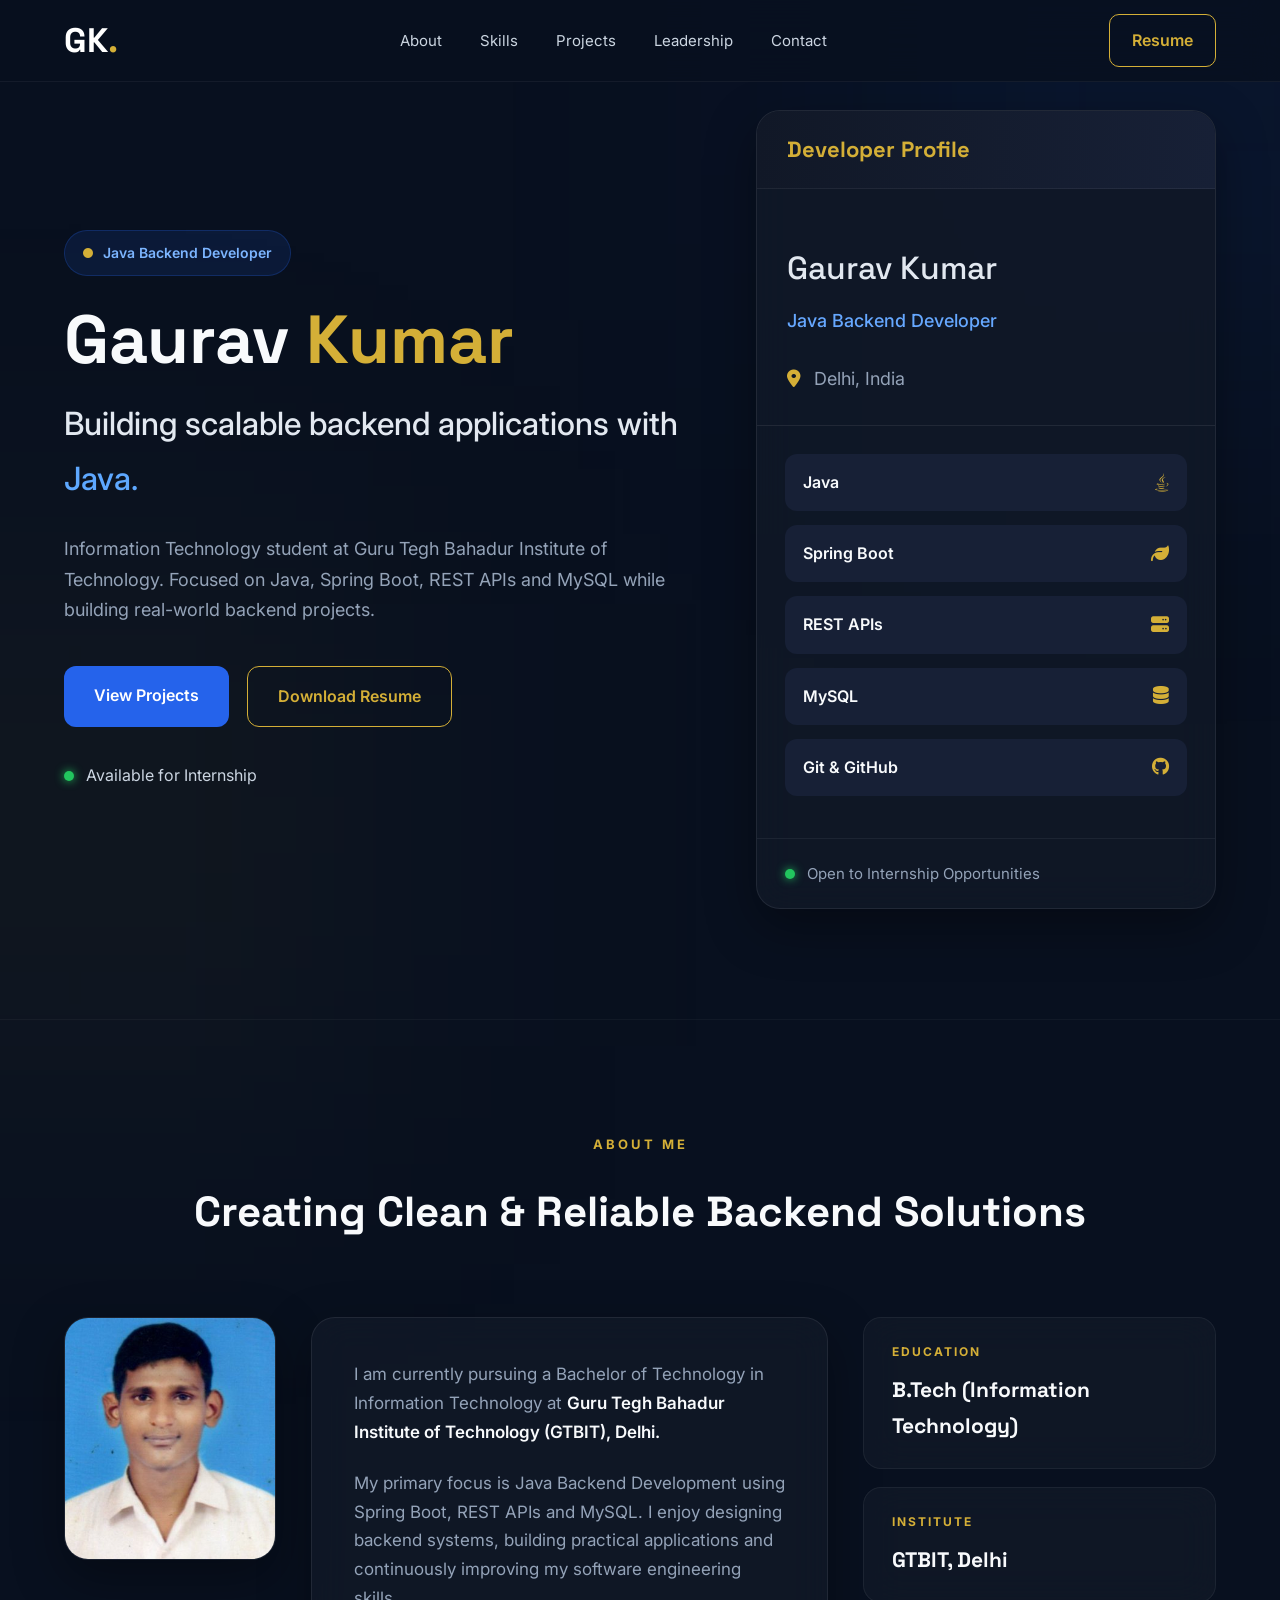
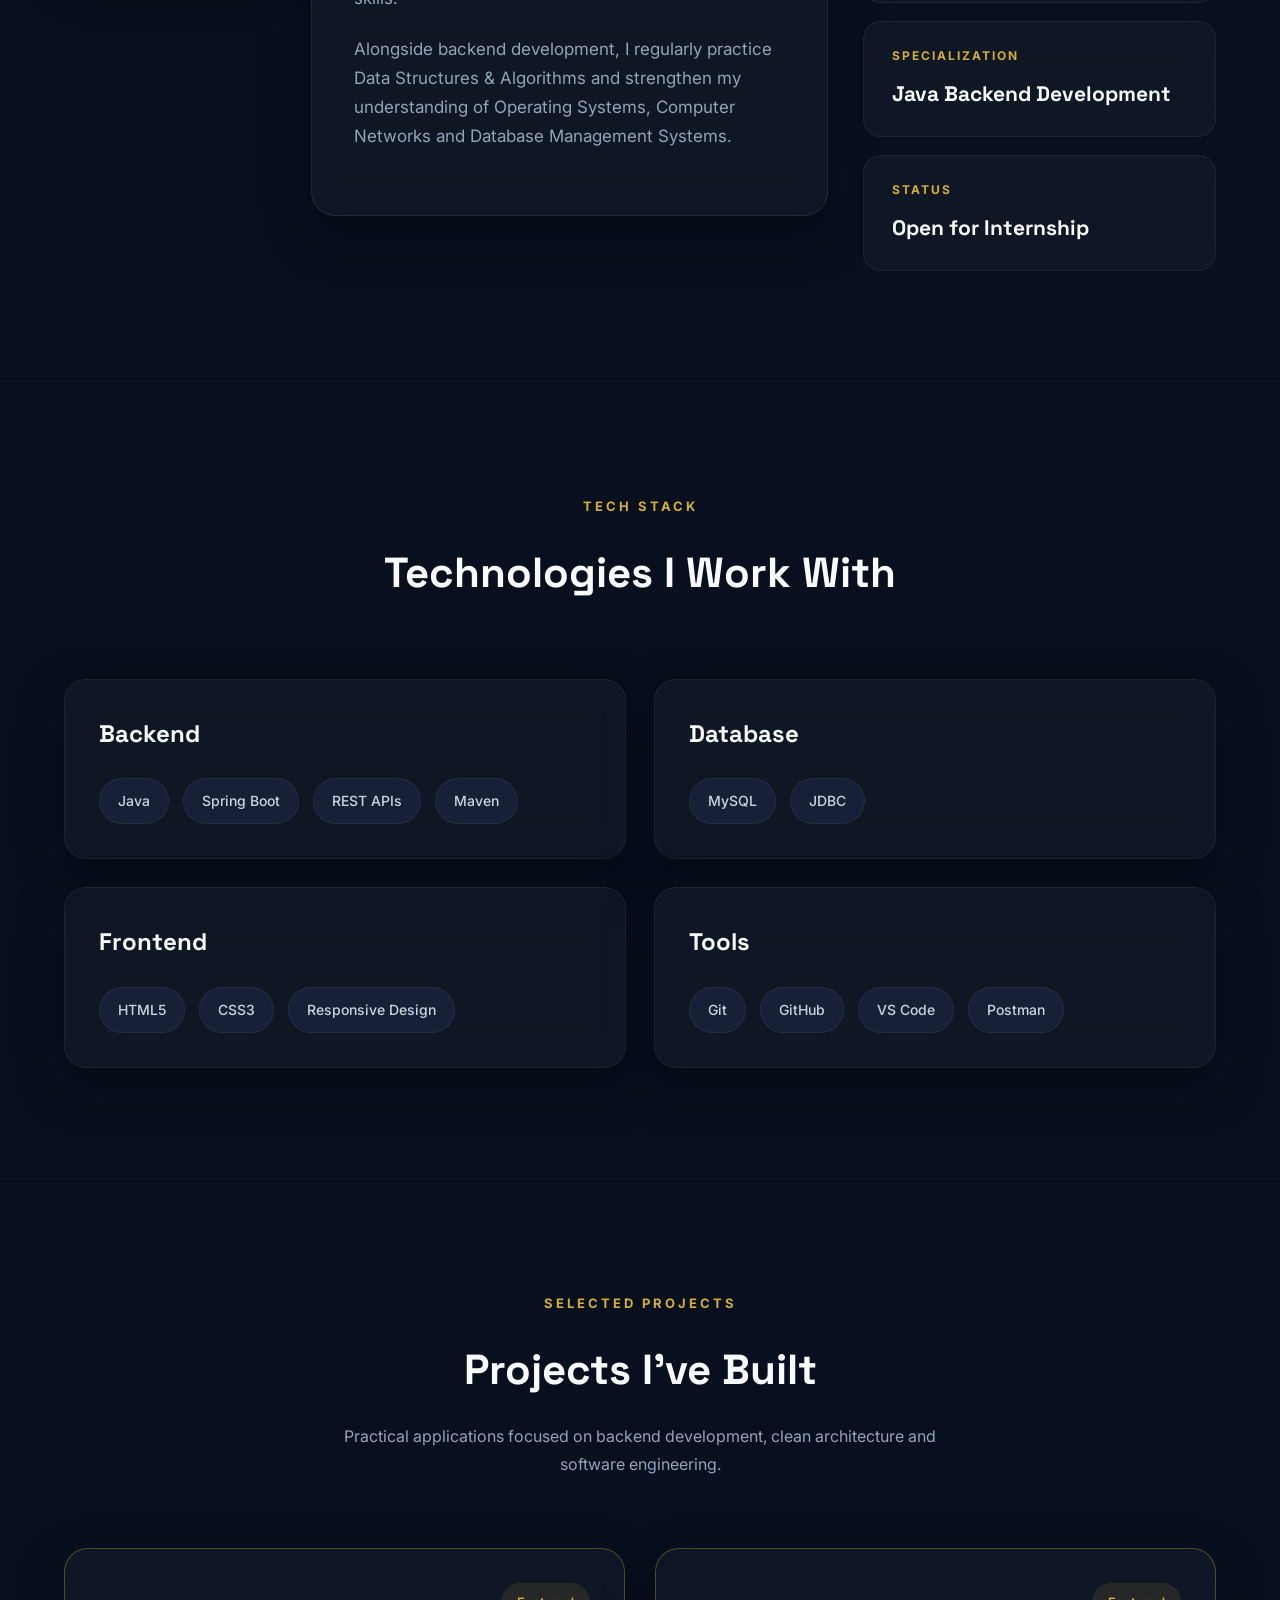
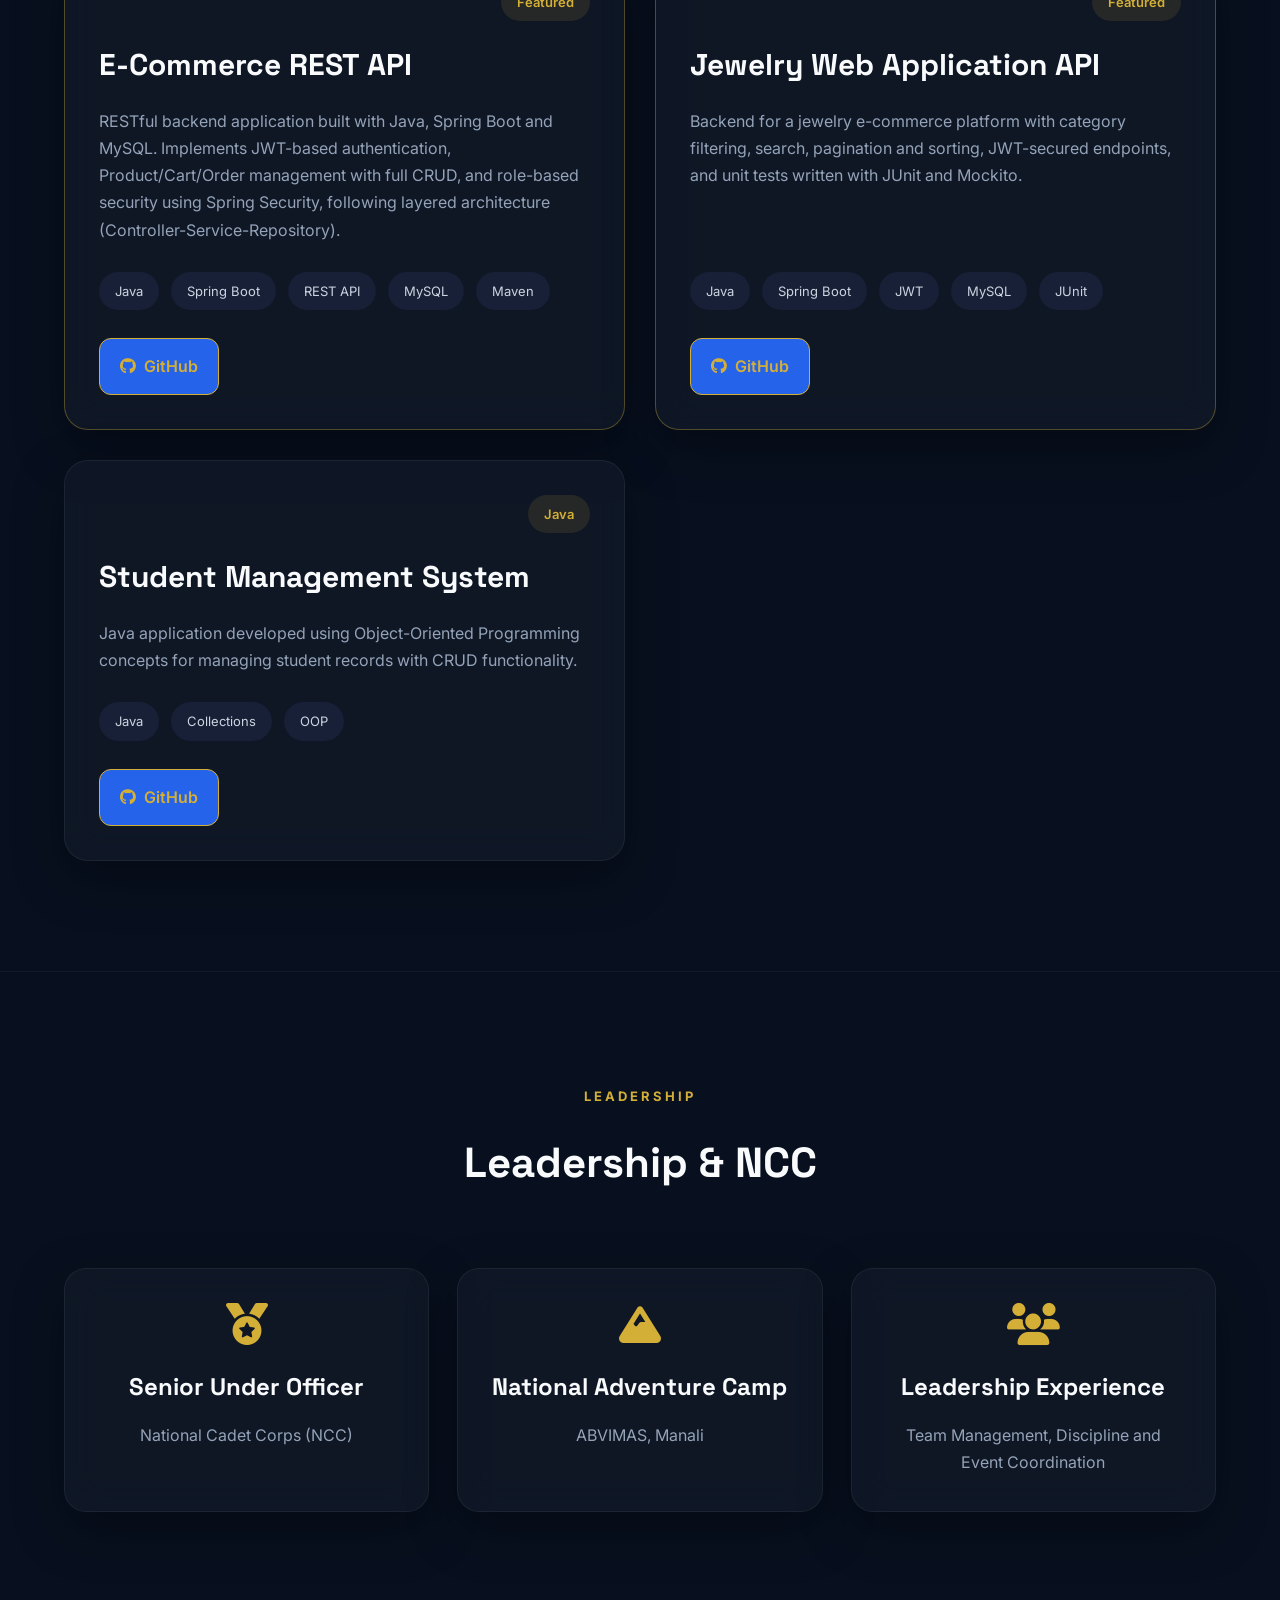
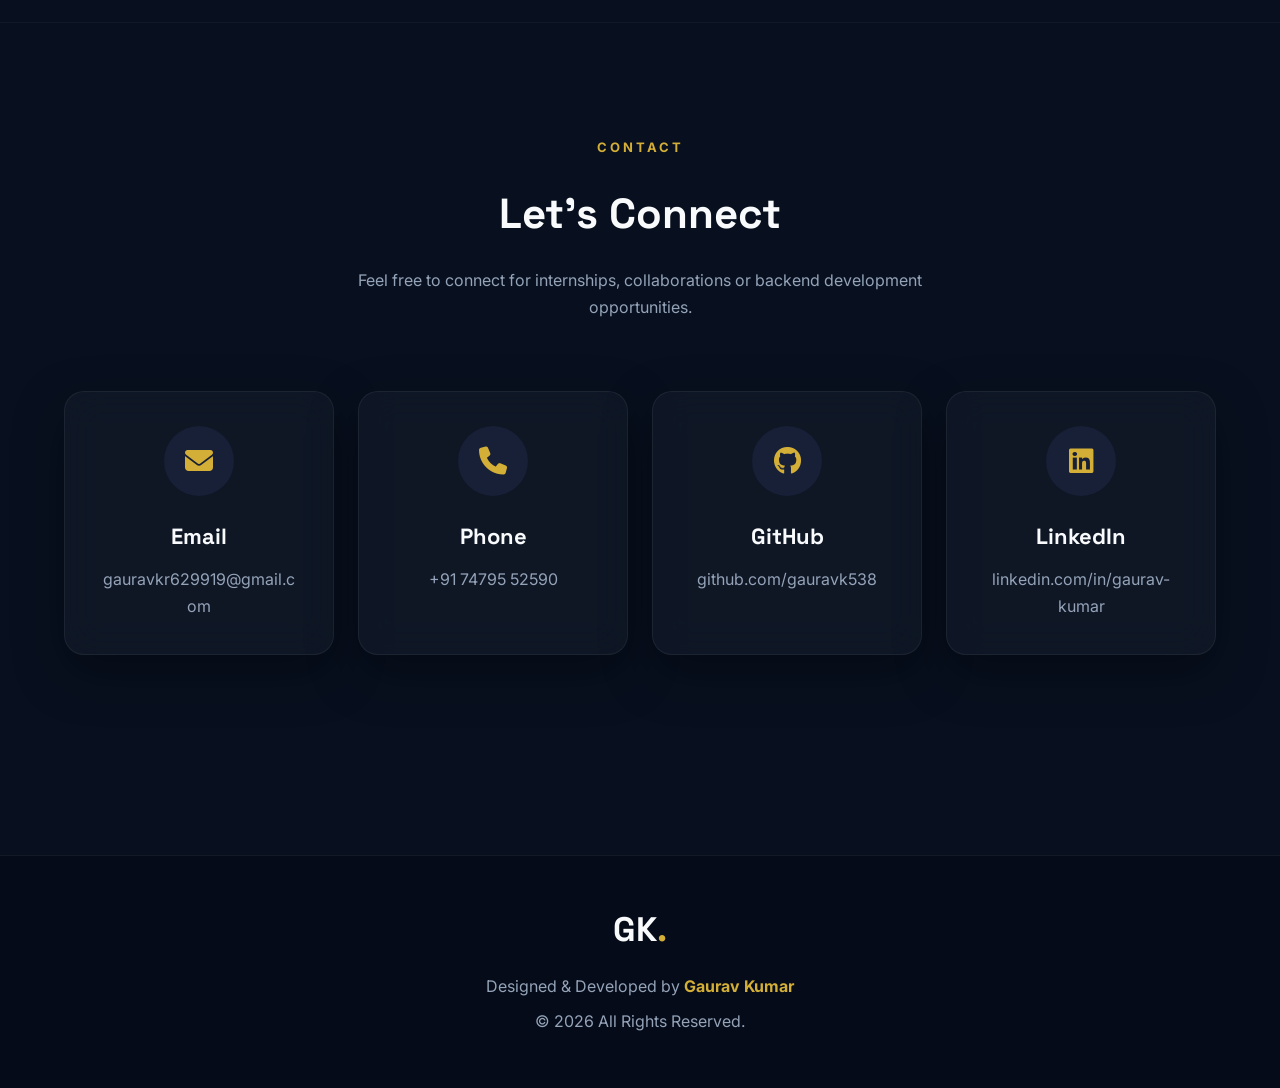
<file: Portfolio/index.html>
<!DOCTYPE html>
<html lang="en">
<head>
    <meta charset="UTF-8">
    <meta name="viewport" content="width=device-width, initial-scale=1.0">
    <title>Gaurav Kumar | Java Backend Developer</title>
    <link rel="preconnect" href="https://fonts.googleapis.com">
    <link rel="preconnect" href="https://fonts.gstatic.com" crossorigin>
    <link href="https://fonts.googleapis.com/css2?family=Inter:wght@300;400;500;600;700;800&family=Space+Grotesk:wght@400;500;600;700&display=swap" rel="stylesheet">
    <link rel="stylesheet" href="https://cdnjs.cloudflare.com/ajax/libs/font-awesome/6.7.2/css/all.min.css">
    <link rel="stylesheet" href="style.css">
</head>
<body>

<header>
<div class="container nav-container">
<a href="#" class="logo">GK<span>.</span></a>
<nav id="nav-menu-wrapper">
<ul id="nav-menu">
<li><a href="#about">About</a></li>
<li><a href="#skills">Skills</a></li>
<li><a href="#projects">Projects</a></li>
<li><a href="#leadership">Leadership</a></li>
<li><a href="#contact">Contact</a></li>
</ul>
</nav>
<div class="hamburger" id="hamburger">
<span></span>
<span></span>
<span></span>
</div>
<a href="assets/resume.pdf" download class="resume-btn">Resume</a>
</div>
</header>

<section class="hero">
<div class="container hero-grid">
<div class="hero-content">
<div class="hero-badge">
<i class="fa-solid fa-circle"></i>
Java Backend Developer
</div>
<h1>Gaurav <span>Kumar</span></h1>
<h2>Building scalable backend applications with <span>Java.</span></h2>
<p>Information Technology student at Guru Tegh Bahadur Institute of Technology.
Focused on Java, Spring Boot, REST APIs and MySQL while building real-world backend projects.</p>
<div class="hero-buttons">
<a href="#projects" class="primary-btn">View Projects</a>
<a href="assets/resume.pdf" download class="secondary-btn">Download Resume</a>
</div>
<div class="status">
<span class="status-dot"></span>
Available for Internship
</div>
</div>
<div class="profile-card">
<div class="card-header">
<h3>Developer Profile</h3>
</div>
<div class="profile-info">
<h2>Gaurav Kumar</h2>
<h4>Java Backend Developer</h4>
<p><i class="fa-solid fa-location-dot"></i> Delhi, India</p>
</div>
<hr>
<div class="stack-list">
<div class="stack-item"><span>Java</span><i class="fa-brands fa-java"></i></div>
<div class="stack-item"><span>Spring Boot</span><i class="fa-solid fa-leaf"></i></div>
<div class="stack-item"><span>REST APIs</span><i class="fa-solid fa-server"></i></div>
<div class="stack-item"><span>MySQL</span><i class="fa-solid fa-database"></i></div>
<div class="stack-item"><span>Git & GitHub</span><i class="fa-brands fa-github"></i></div>
</div>
<div class="card-footer">
<span class="status-dot"></span>
Open to Internship Opportunities
</div>
</div>
</div>
</section>

<section id="about">
<div class="container">
<div class="section-heading">
<span>ABOUT ME</span>
<h2>Creating Clean & Reliable Backend Solutions</h2>
</div>
<div class="about-grid">
<div class="about-photo">
<img src="assets/profile.jpg" alt="Gaurav Kumar">
</div>
<div class="about-content">
<p>I am currently pursuing a Bachelor of Technology in Information Technology at
<strong>Guru Tegh Bahadur Institute of Technology (GTBIT), Delhi.</strong></p>
<p>My primary focus is Java Backend Development using Spring Boot, REST APIs and MySQL.
I enjoy designing backend systems, building practical applications and continuously
improving my software engineering skills.</p>
<p>Alongside backend development, I regularly practice Data Structures & Algorithms
and strengthen my understanding of Operating Systems, Computer Networks and
Database Management Systems.</p>
</div>
<div class="about-info">
<div class="info-card"><span>EDUCATION</span><h3>B.Tech (Information Technology)</h3></div>
<div class="info-card"><span>INSTITUTE</span><h3>GTBIT, Delhi</h3></div>
<div class="info-card"><span>SPECIALIZATION</span><h3>Java Backend Development</h3></div>
<div class="info-card"><span>STATUS</span><h3>Open for Internship</h3></div>
</div>
</div>
</div>
</section>

<section id="skills">
<div class="container">
<div class="section-heading">
<span>TECH STACK</span>
<h2>Technologies I Work With</h2>
</div>
<div class="skills-grid">
<div class="skill-category">
<h3>Backend</h3>
<div class="skill-tags">
<span>Java</span><span>Spring Boot</span><span>REST APIs</span><span>Maven</span>
</div>
</div>
<div class="skill-category">
<h3>Database</h3>
<div class="skill-tags">
<span>MySQL</span><span>JDBC</span>
</div>
</div>
<div class="skill-category">
<h3>Frontend</h3>
<div class="skill-tags">
<span>HTML5</span><span>CSS3</span><span>Responsive Design</span>
</div>
</div>
<div class="skill-category">
<h3>Tools</h3>
<div class="skill-tags">
<span>Git</span><span>GitHub</span><span>VS Code</span><span>Postman</span>
</div>
</div>
</div>
</div>
</section>

<section id="projects">
<div class="container">
<div class="section-heading">
<span>SELECTED PROJECTS</span>
<h2>Projects I've Built</h2>
<p>Practical applications focused on backend development, clean architecture and software engineering.</p>
</div>
<div class="projects-grid">
<article class="project-card featured">
<div class="project-top"><span class="project-label">Featured</span></div>
<h3>E-Commerce REST API</h3>
<p>RESTful backend application built with Java, Spring Boot and MySQL. Implements JWT-based
authentication, Product/Cart/Order management with full CRUD, and role-based security using
Spring Security, following layered architecture (Controller-Service-Repository).</p>
<div class="project-stack">
<span>Java</span><span>Spring Boot</span><span>REST API</span><span>MySQL</span><span>Maven</span>
</div>
<div class="project-links">
<a href="https://github.com/gauravk538/ecommerce-api" target="_blank"><i class="fa-brands fa-github"></i> GitHub</a>
</div>
</article>

<article class="project-card featured">
<div class="project-top"><span class="project-label">Featured</span></div>
<h3>Jewelry Web Application API</h3>
<p>Backend for a jewelry e-commerce platform with category filtering, search, pagination and
sorting, JWT-secured endpoints, and unit tests written with JUnit and Mockito.</p>
<div class="project-stack">
<span>Java</span><span>Spring Boot</span><span>JWT</span><span>MySQL</span><span>JUnit</span>
</div>
<div class="project-links">
<a href="https://github.com/gauravk538/jewelry-api" target="_blank"><i class="fa-brands fa-github"></i> GitHub</a>
</div>
</article>

<article class="project-card">
<div class="project-top"><span class="project-label">Java</span></div>
<h3>Student Management System</h3>
<p>Java application developed using Object-Oriented Programming concepts for managing
student records with CRUD functionality.</p>
<div class="project-stack">
<span>Java</span><span>Collections</span><span>OOP</span>
</div>
<div class="project-links">
<a href="#"><i class="fa-brands fa-github"></i> GitHub</a>
</div>
</article>
</div>
</div>
</section>

<section id="leadership">
<div class="container">
<div class="section-heading">
<span>LEADERSHIP</span>
<h2>Leadership & NCC</h2>
</div>
<div class="leadership-grid">
<div class="leadership-card">
<i class="fa-solid fa-medal"></i>
<h3>Senior Under Officer</h3>
<p>National Cadet Corps (NCC)</p>
</div>
<div class="leadership-card">
<i class="fa-solid fa-mountain"></i>
<h3>National Adventure Camp</h3>
<p>ABVIMAS, Manali</p>
</div>
<div class="leadership-card">
<i class="fa-solid fa-users"></i>
<h3>Leadership Experience</h3>
<p>Team Management, Discipline and Event Coordination</p>
</div>
</div>
</div>
</section>

<section id="contact">
<div class="container">
<div class="section-heading">
<span>CONTACT</span>
<h2>Let's Connect</h2>
<p>Feel free to connect for internships, collaborations or backend development opportunities.</p>
</div>
<div class="contact-grid">
<a href="mailto:gauravkr629919@gmail.com" class="contact-card">
<i class="fa-solid fa-envelope"></i>
<h3>Email</h3>
<p>gauravkr629919@gmail.com</p>
</a>
<a href="tel:+917479552590" class="contact-card">
<i class="fa-solid fa-phone"></i>
<h3>Phone</h3>
<p>+91 74795 52590</p>
</a>
<a href="https://github.com/gauravk538" target="_blank" class="contact-card">
<i class="fa-brands fa-github"></i>
<h3>GitHub</h3>
<p>github.com/gauravk538</p>
</a>
<a href="https://www.linkedin.com/in/gaurav-kumar-628688420/" target="_blank" class="contact-card">
<i class="fa-brands fa-linkedin"></i>
<h3>LinkedIn</h3>
<p>linkedin.com/in/gaurav-kumar</p>
</a>
</div>
</div>
</section>

<footer>
<div class="container footer-container">
<div class="footer-logo">GK<span>.</span></div>
<p>Designed & Developed by <strong>Gaurav Kumar</strong></p>
<p>© 2026 All Rights Reserved.</p>
</div>
</footer>

<script src="script.js"></script>
</body>
</html>
</file>
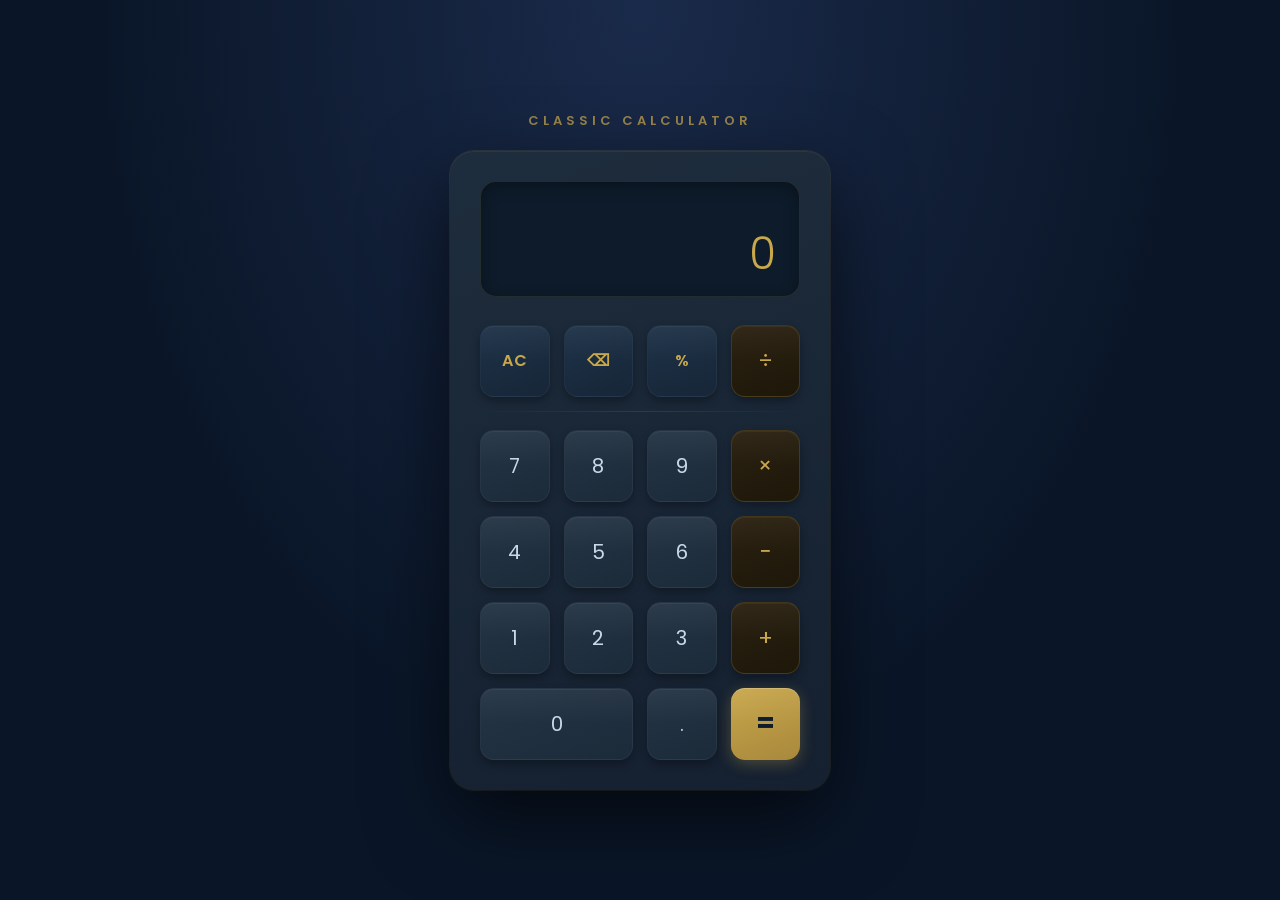
<file: Calculator/calculator.html>
<!DOCTYPE html>
<html lang="en">
<head>
    <meta charset="UTF-8">
    <meta name="viewport" content="width=device-width, initial-scale=1.0">
    <title>Calculator</title>
    <link rel="stylesheet" href="calc-style.css">
    <link href="https://fonts.googleapis.com/css2?family=Poppins:wght@300;400;500;600;700&display=swap" rel="stylesheet">
</head>
<body>

    <div class="container">
        <p class="calc-title">Classic Calculator</p>
        <div class="calculator">

            <!-- Display -->
            <div class="display">
                <div class="expression" id="expression"></div>
                <div class="result" id="result">0</div>
            </div>

            <!-- Row 1: AC, ⌫, %, ÷ -->
            <div class="btn-row">
                <button class="btn btn-fn" onclick="clearAll()">AC</button>
                <button class="btn btn-fn" onclick="deleteLast()">⌫</button>
                <button class="btn btn-fn" onclick="percentage()">%</button>
                <button class="btn btn-op" onclick="appendOperator('/')">÷</button>
            </div>

            <div class="divider"></div>

            <!-- Row 2: 7, 8, 9, × -->
            <div class="btn-row">
                <button class="btn" onclick="appendNumber('7')">7</button>
                <button class="btn" onclick="appendNumber('8')">8</button>
                <button class="btn" onclick="appendNumber('9')">9</button>
                <button class="btn btn-op" onclick="appendOperator('*')">×</button>
            </div>

            <!-- Row 3: 4, 5, 6, − -->
            <div class="btn-row">
                <button class="btn" onclick="appendNumber('4')">4</button>
                <button class="btn" onclick="appendNumber('5')">5</button>
                <button class="btn" onclick="appendNumber('6')">6</button>
                <button class="btn btn-op" onclick="appendOperator('-')">−</button>
            </div>

            <!-- Row 4: 1, 2, 3, + -->
            <div class="btn-row">
                <button class="btn" onclick="appendNumber('1')">1</button>
                <button class="btn" onclick="appendNumber('2')">2</button>
                <button class="btn" onclick="appendNumber('3')">3</button>
                <button class="btn btn-op" onclick="appendOperator('+')">+</button>
            </div>

            <!-- Row 5: 0 (wide), ., = -->
            <div class="btn-row">
                <button class="btn btn-zero" onclick="appendNumber('0')">0</button>
                <button class="btn" onclick="appendDot()">.</button>
                <button class="btn btn-eq" onclick="calculate()">=</button>
            </div>

        </div>
    </div>

    <script>
        let expression = '';

        function updateDisplay() {
            document.getElementById('expression').textContent = expression;
        }

        function appendNumber(num) {
            expression += num;
            updateDisplay();
        }

        function appendOperator(op) {
            if (expression === '') return;
            const last = expression[expression.length - 1];
            if (['+', '-', '*', '/'].includes(last)) {
                expression = expression.slice(0, -1);
            }
            expression += op;
            updateDisplay();
        }

        function appendDot() {
            const parts = expression.split(/[\+\-\*\/]/);
            const lastPart = parts[parts.length - 1];
            if (!lastPart.includes('.')) {
                if (lastPart === '') expression += '0';
                expression += '.';
                updateDisplay();
            }
        }

        function clearAll() {
            expression = '';
            document.getElementById('result').textContent = '0';
            updateDisplay();
        }

        function deleteLast() {
            expression = expression.slice(0, -1);
            updateDisplay();
        }

        function percentage() {
            if (expression !== '') {
                expression = String(parseFloat(expression) / 100);
                updateDisplay();
            }
        }

        function calculate() {
            if (expression === '') return;
            try {
                const result = eval(expression);
                const formatted = Number.isInteger(result) ? result : parseFloat(result.toFixed(10));
                document.getElementById('result').textContent = formatted;
                expression = String(formatted);
                updateDisplay();
            } catch (e) {
                document.getElementById('result').textContent = 'Error';
                expression = '';
                updateDisplay();
            }
        }

        // Keyboard support
        document.addEventListener('keydown', function(e) {
            if (e.key >= '0' && e.key <= '9') appendNumber(e.key);
            else if (e.key === '+') appendOperator('+');
            else if (e.key === '-') appendOperator('-');
            else if (e.key === '*') appendOperator('*');
            else if (e.key === '/') { e.preventDefault(); appendOperator('/'); }
            else if (e.key === 'Enter' || e.key === '=') calculate();
            else if (e.key === 'Backspace') deleteLast();
            else if (e.key === 'Escape') clearAll();
            else if (e.key === '.') appendDot();
        });
    </script>

</body>
</html>
</file>
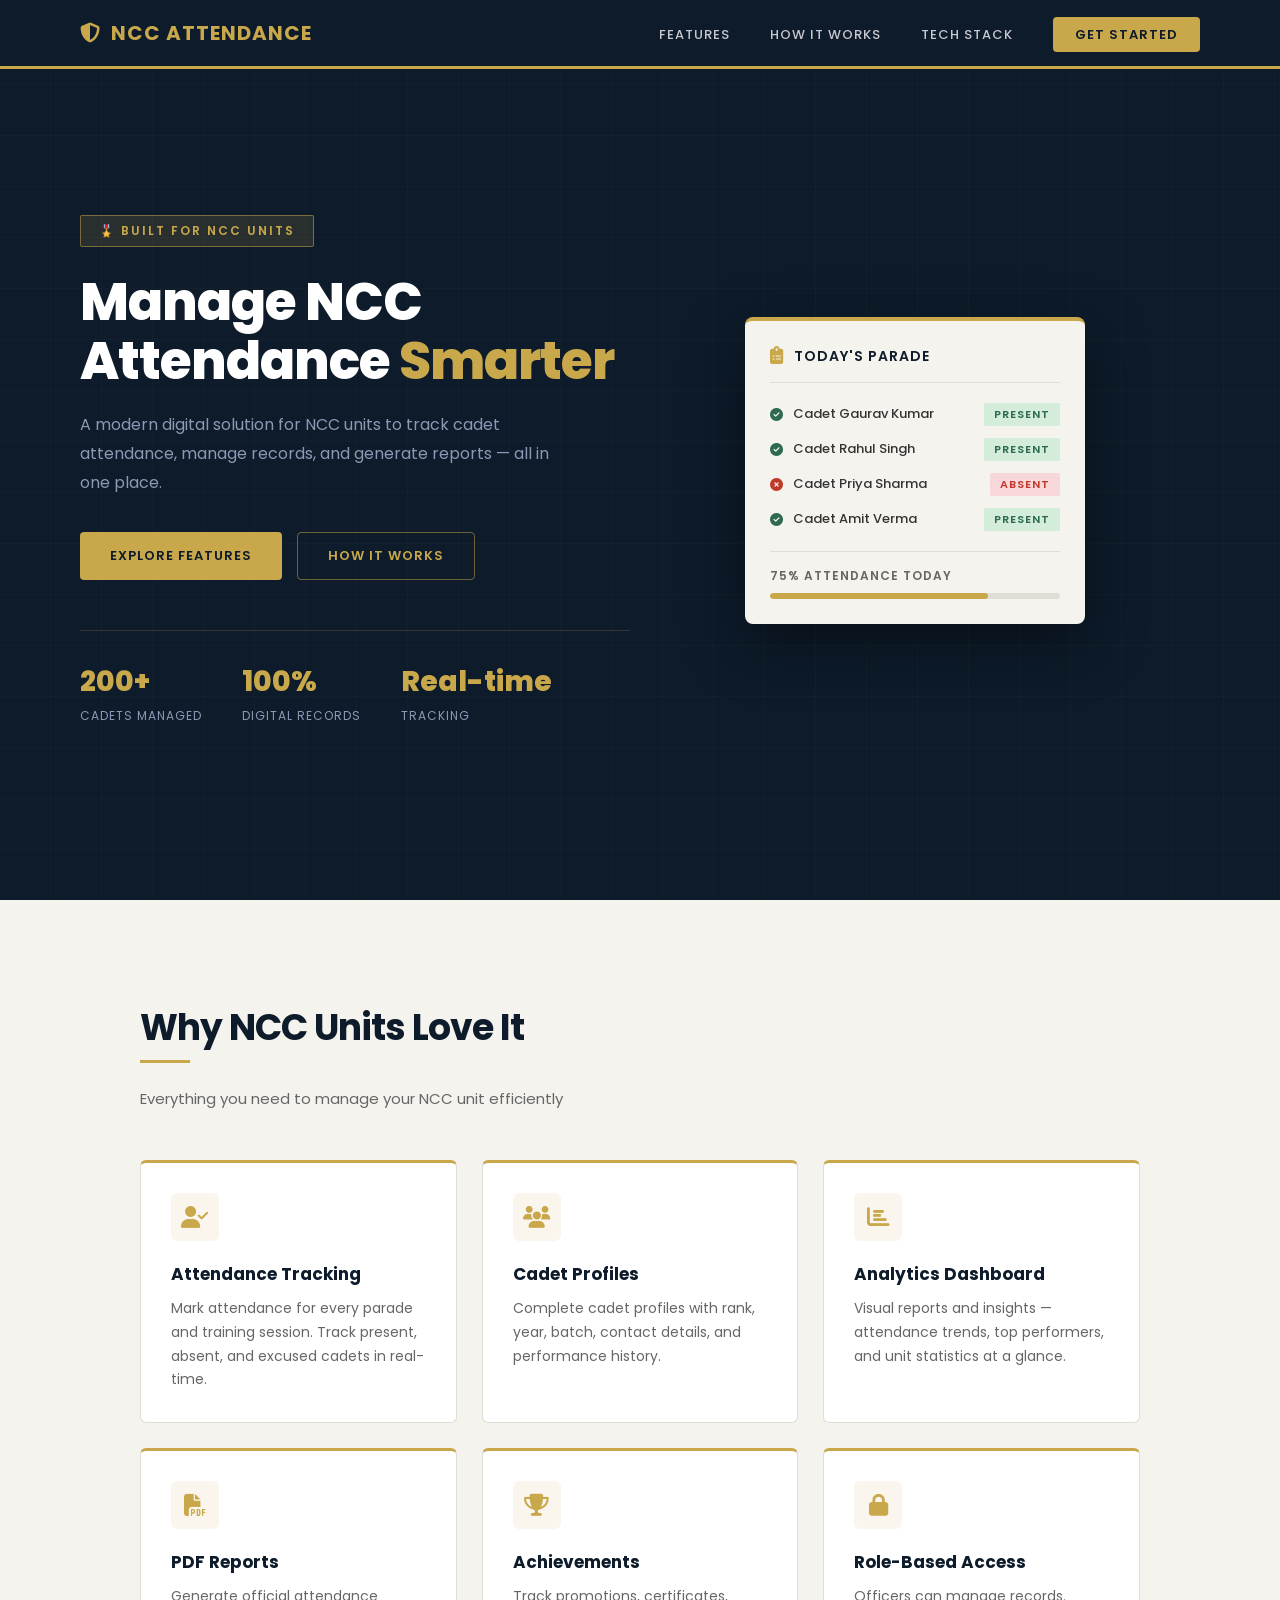
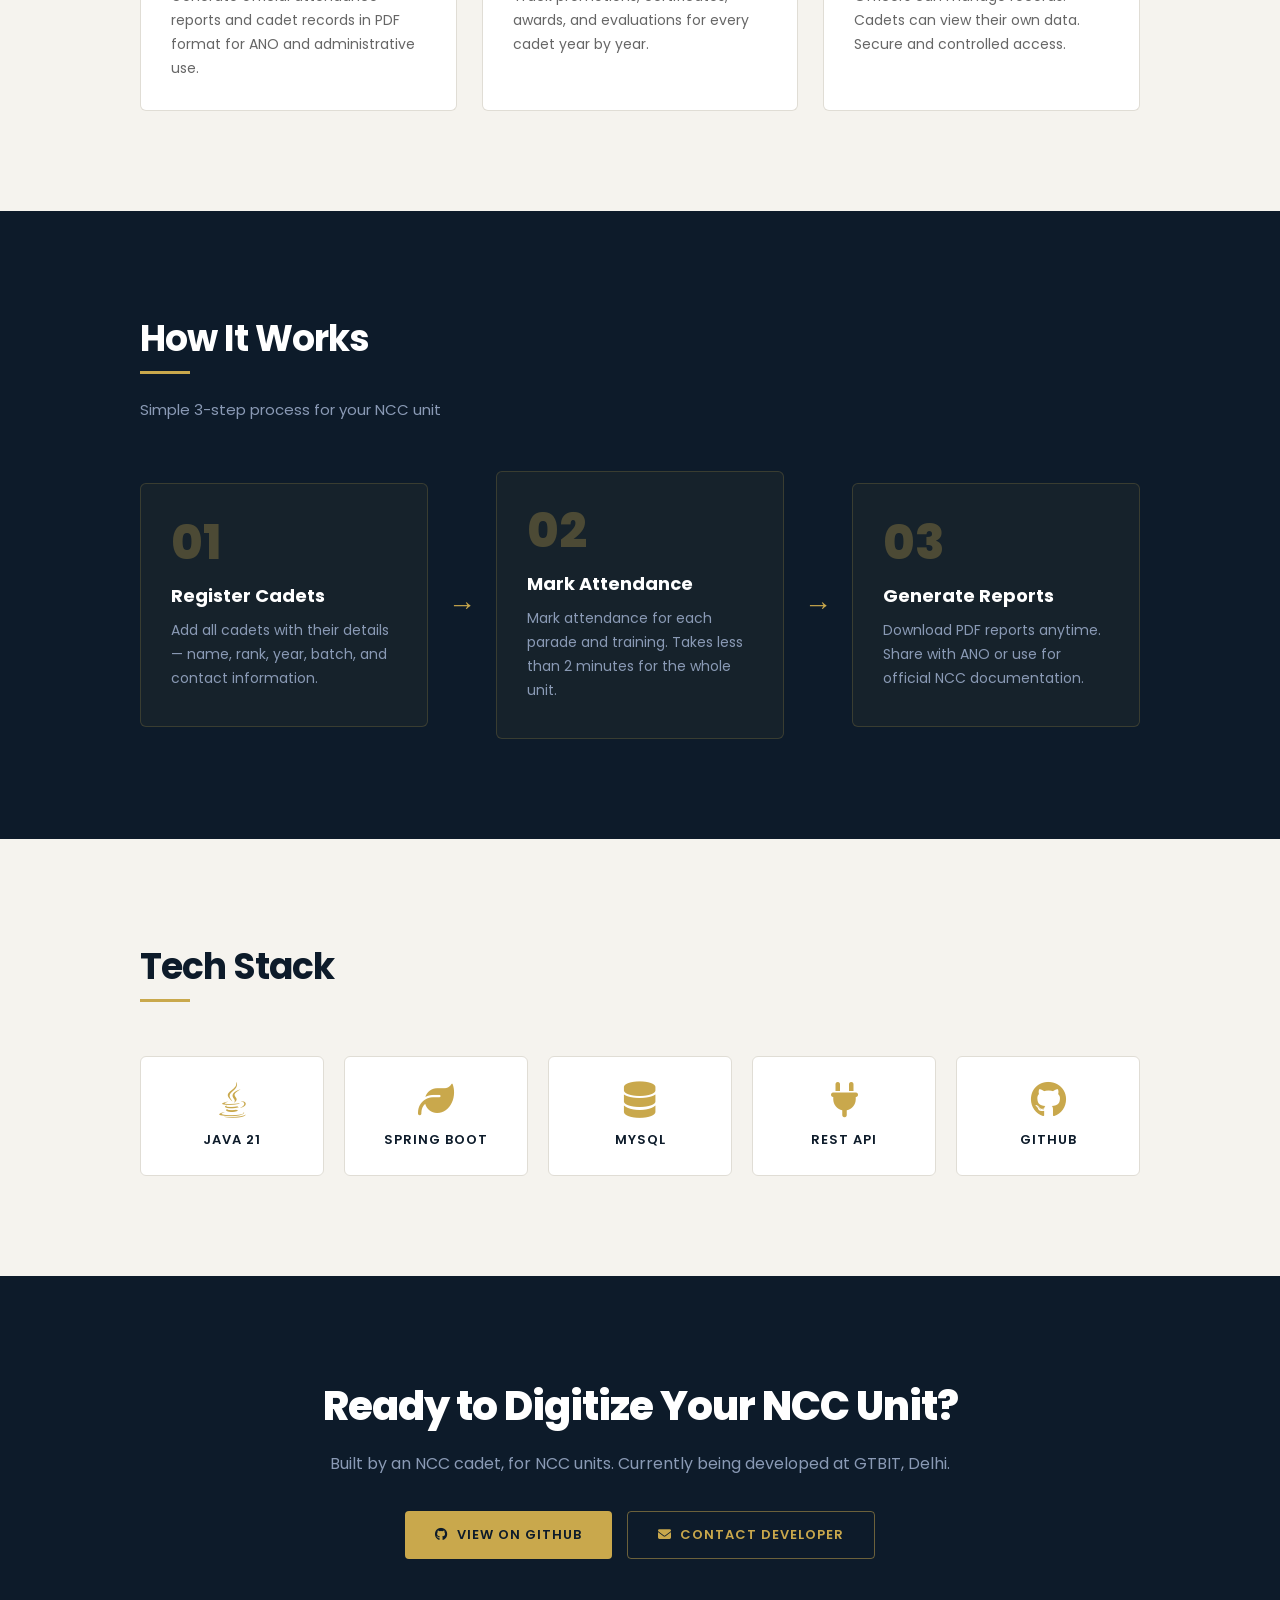
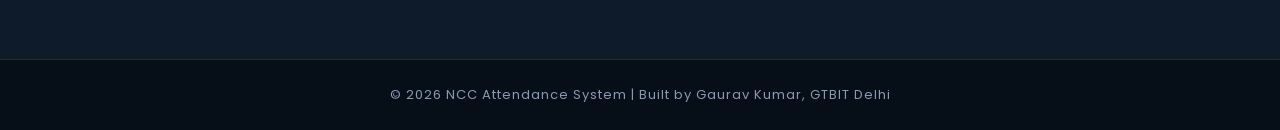
<file: LandingPage/ncc-landing.html>
<!DOCTYPE html>
<html lang="en">
<head>
    <meta charset="UTF-8">
    <meta name="viewport" content="width=device-width, initial-scale=1.0">
    <title>NCC Attendance System</title>
    <link rel="stylesheet" href="ncc-style.css">
    <link href="https://fonts.googleapis.com/css2?family=Poppins:wght@300;400;500;600;700;800&display=swap" rel="stylesheet">
    <link rel="stylesheet" href="https://cdnjs.cloudflare.com/ajax/libs/font-awesome/6.4.0/css/all.min.css">
</head>
<body>

    <!-- Navbar -->
    <nav class="navbar">
        <div class="logo">
            <i class="fas fa-shield-alt"></i>
            NCC Attendance
        </div>
        <ul class="nav-links">
            <li><a href="#features">Features</a></li>
            <li><a href="#how-it-works">How It Works</a></li>
            <li><a href="#tech">Tech Stack</a></li>
            <li><a href="#contact" class="nav-btn">Get Started</a></li>
        </ul>
    </nav>

    <!-- Hero -->
    <section class="hero">
        <div class="hero-content">
            <span class="hero-badge">🎖️ Built for NCC Units</span>
            <h1>Manage NCC Attendance <span class="gradient-text">Smarter</span></h1>
            <p>A modern digital solution for NCC units to track cadet attendance, manage records, and generate reports — all in one place.</p>
            <div class="hero-buttons">
                <a href="#features" class="btn btn-primary">Explore Features</a>
                <a href="#how-it-works" class="btn btn-outline">How It Works</a>
            </div>
            <div class="hero-stats">
                <div class="stat">
                    <h3>200+</h3>
                    <p>Cadets Managed</p>
                </div>
                <div class="stat">
                    <h3>100%</h3>
                    <p>Digital Records</p>
                </div>
                <div class="stat">
                    <h3>Real-time</h3>
                    <p>Tracking</p>
                </div>
            </div>
        </div>
        <div class="hero-visual">
            <div class="visual-card">
                <div class="card-header">
                    <i class="fas fa-clipboard-list"></i>
                    <span>Today's Parade</span>
                </div>
                <div class="cadet-list">
                    <div class="cadet present">
                        <i class="fas fa-check-circle"></i>
                        <span>Cadet Gaurav Kumar</span>
                        <span class="status present-tag">Present</span>
                    </div>
                    <div class="cadet present">
                        <i class="fas fa-check-circle"></i>
                        <span>Cadet Rahul Singh</span>
                        <span class="status present-tag">Present</span>
                    </div>
                    <div class="cadet absent">
                        <i class="fas fa-times-circle"></i>
                        <span>Cadet Priya Sharma</span>
                        <span class="status absent-tag">Absent</span>
                    </div>
                    <div class="cadet present">
                        <i class="fas fa-check-circle"></i>
                        <span>Cadet Amit Verma</span>
                        <span class="status present-tag">Present</span>
                    </div>
                </div>
                <div class="card-footer">
                    <span>75% Attendance Today</span>
                    <div class="progress-bar">
                        <div class="progress" style="width: 75%"></div>
                    </div>
                </div>
            </div>
        </div>
    </section>

    <!-- Features -->
    <section id="features" class="section">
        <div class="section-inner">
            <h2 class="section-title">Why NCC Units Love It</h2>
            <p class="section-sub">Everything you need to manage your NCC unit efficiently</p>
            <div class="features-grid">
                <div class="feature-card">
                    <div class="feature-icon"><i class="fas fa-user-check"></i></div>
                    <h3>Attendance Tracking</h3>
                    <p>Mark attendance for every parade and training session. Track present, absent, and excused cadets in real-time.</p>
                </div>
                <div class="feature-card">
                    <div class="feature-icon"><i class="fas fa-users"></i></div>
                    <h3>Cadet Profiles</h3>
                    <p>Complete cadet profiles with rank, year, batch, contact details, and performance history.</p>
                </div>
                <div class="feature-card">
                    <div class="feature-icon"><i class="fas fa-chart-bar"></i></div>
                    <h3>Analytics Dashboard</h3>
                    <p>Visual reports and insights — attendance trends, top performers, and unit statistics at a glance.</p>
                </div>
                <div class="feature-card">
                    <div class="feature-icon"><i class="fas fa-file-pdf"></i></div>
                    <h3>PDF Reports</h3>
                    <p>Generate official attendance reports and cadet records in PDF format for ANO and administrative use.</p>
                </div>
                <div class="feature-card">
                    <div class="feature-icon"><i class="fas fa-trophy"></i></div>
                    <h3>Achievements</h3>
                    <p>Track promotions, certificates, awards, and evaluations for every cadet year by year.</p>
                </div>
                <div class="feature-card">
                    <div class="feature-icon"><i class="fas fa-lock"></i></div>
                    <h3>Role-Based Access</h3>
                    <p>Officers can manage records. Cadets can view their own data. Secure and controlled access.</p>
                </div>
            </div>
        </div>
    </section>

    <!-- How It Works -->
    <section id="how-it-works" class="section section-dark">
        <div class="section-inner">
            <h2 class="section-title light">How It Works</h2>
            <p class="section-sub light">Simple 3-step process for your NCC unit</p>
            <div class="steps">
                <div class="step">
                    <div class="step-number">01</div>
                    <div class="step-content">
                        <h3>Register Cadets</h3>
                        <p>Add all cadets with their details — name, rank, year, batch, and contact information.</p>
                    </div>
                </div>
                <div class="step-arrow">→</div>
                <div class="step">
                    <div class="step-number">02</div>
                    <div class="step-content">
                        <h3>Mark Attendance</h3>
                        <p>Mark attendance for each parade and training. Takes less than 2 minutes for the whole unit.</p>
                    </div>
                </div>
                <div class="step-arrow">→</div>
                <div class="step">
                    <div class="step-number">03</div>
                    <div class="step-content">
                        <h3>Generate Reports</h3>
                        <p>Download PDF reports anytime. Share with ANO or use for official NCC documentation.</p>
                    </div>
                </div>
            </div>
        </div>
    </section>

    <!-- Tech Stack -->
    <section id="tech" class="section">
        <div class="section-inner">
            <h2 class="section-title">Tech Stack</h2>
            <div class="tech-grid">
                <div class="tech-card">
                    <i class="fab fa-java tech-icon"></i>
                    <span>Java 21</span>
                </div>
                <div class="tech-card">
                    <i class="fas fa-leaf tech-icon"></i>
                    <span>Spring Boot</span>
                </div>
                <div class="tech-card">
                    <i class="fas fa-database tech-icon"></i>
                    <span>MySQL</span>
                </div>
                <div class="tech-card">
                    <i class="fas fa-plug tech-icon"></i>
                    <span>REST API</span>
                </div>
                <div class="tech-card">
                    <i class="fab fa-github tech-icon"></i>
                    <span>GitHub</span>
                </div>
            </div>
        </div>
    </section>

    <!-- CTA -->
    <section id="contact" class="section section-dark cta-section">
        <div class="section-inner">
            <div class="cta-content">
                <h2>Ready to Digitize Your NCC Unit?</h2>
                <p>Built by an NCC cadet, for NCC units. Currently being developed at GTBIT, Delhi.</p>
                <div class="cta-buttons">
                    <a href="https://github.com/gauravk538" target="_blank" class="btn btn-primary">
                        <i class="fab fa-github"></i> View on GitHub
                    </a>
                    <a href="mailto:gauravkr69919@gmail.com" class="btn btn-outline">
                        <i class="fas fa-envelope"></i> Contact Developer
                    </a>
                </div>
            </div>
        </div>
    </section>

    <!-- Footer -->
    <footer>
        <p>© 2026 NCC Attendance System | Built by Gaurav Kumar, GTBIT Delhi</p>
    </footer>

</body>
</html>
</file>
<file: Portfolio/style.css>
@import url('https://fonts.googleapis.com/css2?family=Inter:wght@300;400;500;600;700;800&family=Space+Grotesk:wght@400;500;600;700&display=swap');

*{ margin:0; padding:0; box-sizing:border-box; }

html{ scroll-behavior:smooth; }

body{
    font-family:'Inter',sans-serif;
    background:#08101F;
    color:#F8FAFC;
    line-height:1.7;
    overflow-x:hidden;
}

img{ display:block; max-width:100%; }

a{ text-decoration:none; color:inherit; }

ul{ list-style:none; }

:root{
    --bg:#08101F;
    --card:#111827;
    --card-hover:#172036;
    --blue:#2563EB;
    --blue-hover:#1D4ED8;
    --gold:#D4AF37;
    --gold-light:#F4D35E;
    --white:#F8FAFC;
    --gray:#94A3B8;
    --border:rgba(255,255,255,.08);
    --shadow:0 18px 50px rgba(0,0,0,.35);
}

body::before{
    content:"";
    position:fixed;
    width:500px; height:500px;
    top:-180px; right:-150px;
    background:#2563eb20;
    filter:blur(180px);
    z-index:-2;
}

body::after{
    content:"";
    position:fixed;
    width:450px; height:450px;
    bottom:-150px; left:-150px;
    background:#d4af3715;
    filter:blur(180px);
    z-index:-2;
}

.container{ width:min(1180px,90%); margin:auto; }

section{ padding:110px 0; }

.section-heading{ text-align:center; margin-bottom:70px; }
.section-heading span{ color:var(--gold); font-size:13px; letter-spacing:3px; font-weight:700; }
.section-heading h2{ margin-top:18px; font-size:42px; font-family:'Space Grotesk',sans-serif; color:var(--white); }
.section-heading p{ margin-top:18px; max-width:650px; margin-inline:auto; color:var(--gray); }

header{
    position:fixed; top:0; left:0;
    width:100%; height:82px;
    display:flex; align-items:center;
    background:rgba(8,16,31,.82);
    backdrop-filter:blur(18px);
    border-bottom:1px solid rgba(255,255,255,.05);
    z-index:1000;
}

.nav-container{ display:flex; justify-content:space-between; align-items:center; }

.logo{ font-size:34px; font-family:'Space Grotesk',sans-serif; font-weight:700; color:white; }
.logo span{ color:var(--gold); }

nav ul{ display:flex; gap:38px; }
nav a{ color:#CBD5E1; font-size:15px; position:relative; transition:.3s; }
nav a::after{ content:""; position:absolute; left:0; bottom:-8px; width:0; height:2px; background:var(--gold); transition:.3s; }
nav a:hover{ color:white; }
nav a:hover::after{ width:100%; }

.resume-btn{ padding:12px 22px; border:1px solid var(--gold); border-radius:10px; color:var(--gold); transition:.3s; font-weight:600; }
.resume-btn:hover{ background:var(--gold); color:#08101F; }

.hero{ min-height:100vh; display:flex; align-items:center; }
.hero-grid{ display:grid; grid-template-columns:1.15fr .85fr; gap:70px; align-items:center; }

.hero-badge{
    display:inline-flex; align-items:center; gap:10px;
    padding:10px 18px; border-radius:50px;
    background:rgba(37,99,235,.12); color:#7CB5FF;
    border:1px solid rgba(37,99,235,.25);
    font-size:14px; font-weight:600;
}
.hero-badge i{ color:var(--gold); font-size:10px; }

.hero h1{ margin-top:28px; font-size:68px; line-height:1.05; font-family:'Space Grotesk',sans-serif; }
.hero h1 span{ color:var(--gold); }
.hero h2{ margin-top:22px; font-size:32px; font-weight:500; color:#E2E8F0; }
.hero h2 span{ color:#5EA8FF; }
.hero p{ margin-top:28px; max-width:620px; font-size:18px; color:var(--gray); }

.hero-buttons{ display:flex; gap:18px; margin-top:40px; }

.primary-btn{ background:var(--blue); color:white; padding:16px 30px; border-radius:12px; font-weight:600; transition:.3s; }
.primary-btn:hover{ background:var(--blue-hover); transform:translateY(-4px); }

.secondary-btn{ padding:16px 30px; border:1px solid var(--gold); border-radius:12px; color:var(--gold); font-weight:600; transition:.3s; }
.secondary-btn:hover{ background:var(--gold); color:#08101F; }

.status{ margin-top:35px; display:flex; align-items:center; gap:12px; color:#CBD5E1; }
.status-dot{ width:10px; height:10px; background:#22C55E; border-radius:50%; box-shadow:0 0 10px #22C55E; }

.profile-card{
    background:rgba(17,24,39,.88);
    backdrop-filter:blur(18px);
    border:1px solid var(--border);
    border-radius:24px; overflow:hidden;
    box-shadow:var(--shadow); transition:.35s;
}
.profile-card:hover{ transform:translateY(-8px); border-color:rgba(212,175,55,.45); }

.card-header{ padding:20px 30px; border-bottom:1px solid rgba(255,255,255,.06); background:linear-gradient(90deg,#111827,#172036); }
.card-header h3{ font-family:'Space Grotesk',sans-serif; font-size:22px; color:var(--gold); }

.profile-info{ padding:30px; }
.profile-info h2{ font-size:32px; font-family:'Space Grotesk',sans-serif; margin-bottom:10px; }
.profile-info h4{ color:#66A8FF; font-size:18px; font-weight:500; margin-bottom:20px; }
.profile-info p{ color:var(--gray); }
.profile-info i{ color:var(--gold); margin-right:8px; }
.profile-card hr{ border:none; height:1px; background:rgba(255,255,255,.08); }

.stack-list{ padding:28px; }
.stack-item{ display:flex; justify-content:space-between; align-items:center; padding:15px 18px; margin-bottom:14px; border-radius:12px; background:#172036; transition:.3s; }
.stack-item:hover{ transform:translateX(6px); background:#1D2B47; }
.stack-item span{ font-weight:600; }
.stack-item i{ color:var(--gold); font-size:18px; }

.card-footer{ display:flex; align-items:center; gap:12px; padding:22px 28px; border-top:1px solid rgba(255,255,255,.06); color:var(--gray); font-size:15px; }

/* ABOUT */
.about-grid{
    display:grid;
    grid-template-columns:.45fr 1.1fr .75fr;
    gap:35px;
    align-items:start;
}

.about-photo img{
    width:100%;
    border-radius:24px;
    border:1px solid var(--border);
    box-shadow:var(--shadow);
}

.about-content{
    background:rgba(17,24,39,.88);
    backdrop-filter:blur(18px);
    padding:42px; border-radius:24px;
    border:1px solid var(--border);
    box-shadow:var(--shadow);
}
.about-content p{ color:var(--gray); font-size:17px; margin-bottom:22px; }
.about-content strong{ color:var(--white); font-weight:600; }

.about-info{ display:flex; flex-direction:column; gap:18px; }

.info-card{
    padding:24px 28px;
    background:rgba(17,24,39,.88);
    backdrop-filter:blur(18px);
    border:1px solid rgba(255,255,255,.06);
    border-radius:18px; transition:.3s;
}
.info-card:hover{ transform:translateX(8px); border-color:rgba(212,175,55,.45); }
.info-card span{ display:block; margin-bottom:10px; color:var(--gold); font-size:12px; letter-spacing:2px; font-weight:700; }
.info-card h3{ font-family:'Space Grotesk',sans-serif; font-size:21px; color:var(--white); }

section:not(.hero){ border-top:1px solid rgba(255,255,255,.04); }

/* SKILLS */
.skills-grid{ display:grid; grid-template-columns:repeat(2,1fr); gap:28px; }

.skill-category{
    background:rgba(17,24,39,.88);
    backdrop-filter:blur(18px);
    border:1px solid rgba(255,255,255,.06);
    border-radius:22px; padding:34px;
    transition:.35s; box-shadow:var(--shadow);
}
.skill-category:hover{ transform:translateY(-8px); border-color:rgba(212,175,55,.45); }
.skill-category h3{ font-family:'Space Grotesk',sans-serif; font-size:24px; margin-bottom:24px; color:var(--white); }

.skill-tags{ display:flex; flex-wrap:wrap; gap:14px; }
.skill-tags span{
    padding:10px 18px; border-radius:50px;
    background:#172036; border:1px solid rgba(255,255,255,.06);
    color:#CBD5E1; font-size:14px; font-weight:500;
    transition:.3s; cursor:default;
}
.skill-tags span:hover{ background:var(--blue); border-color:var(--blue); color:white; transform:translateY(-3px); }

/* PROJECTS */
.projects-grid{ display:grid; grid-template-columns:repeat(2,1fr); gap:30px; }

.project-card{
    background:rgba(17,24,39,.88);
    backdrop-filter:blur(18px);
    border-radius:24px; padding:34px;
    border:1px solid rgba(255,255,255,.06);
    transition:.35s; box-shadow:var(--shadow);
    display:flex; flex-direction:column;
}
.project-card:hover{ transform:translateY(-10px); border-color:rgba(212,175,55,.45); }
.project-card.featured{ border:1px solid rgba(212,175,55,.35); }

.project-top{ display:flex; justify-content:flex-end; margin-bottom:18px; }
.project-label{ padding:8px 16px; border-radius:30px; background:rgba(212,175,55,.12); color:var(--gold); font-size:13px; font-weight:600; }
.project-card h3{ font-family:'Space Grotesk',sans-serif; font-size:30px; margin-bottom:18px; color:var(--white); }
.project-card p{ color:var(--gray); margin-bottom:28px; flex:1; }

.project-stack{ display:flex; flex-wrap:wrap; gap:12px; margin-bottom:28px; }
.project-stack span{ padding:8px 16px; border-radius:40px; background:#172036; color:#CBD5E1; font-size:13px; transition:.3s; }
.project-stack span:hover{ background:var(--gold); color:#08101F; }

.project-links{ display:flex; gap:14px; margin-top:auto; }
.project-links a{ display:flex; align-items:center; justify-content:center; gap:8px; padding:14px 20px; border-radius:12px; font-weight:600; transition:.3s; }
.project-links a:first-child{ background:var(--blue); color:white; }
.project-links a:first-child:hover{ background:var(--blue-hover); transform:translateY(-3px); }
.project-links a:last-child{ border:1px solid var(--gold); color:var(--gold); }
.project-links a:last-child:hover{ background:var(--gold); color:#08101F; }

/* LEADERSHIP */
.leadership-grid{ display:grid; grid-template-columns:repeat(3,1fr); gap:28px; }

.leadership-card{
    background:rgba(17,24,39,.88);
    backdrop-filter:blur(18px);
    border:1px solid rgba(255,255,255,.06);
    border-radius:22px; padding:34px;
    text-align:center; transition:.35s;
    box-shadow:var(--shadow);
}
.leadership-card:hover{ transform:translateY(-8px); border-color:rgba(212,175,55,.45); }
.leadership-card i{ font-size:42px; color:var(--gold); margin-bottom:22px; }
.leadership-card h3{ font-family:'Space Grotesk',sans-serif; font-size:24px; margin-bottom:14px; }
.leadership-card p{ color:var(--gray); font-size:16px; }

/* CONTACT */
.contact-grid{
    display:grid;
    grid-template-columns:repeat(4,1fr);
    gap:24px;
}

.contact-card{
    background:rgba(17,24,39,.88);
    backdrop-filter:blur(18px);
    border:1px solid rgba(255,255,255,.06);
    border-radius:20px; padding:34px;
    text-align:center; transition:.35s;
    box-shadow:var(--shadow);
}
.contact-card:hover{ transform:translateY(-8px); border-color:rgba(37,99,235,.40); }
.contact-card i{ width:70px; height:70px; margin:auto; display:flex; justify-content:center; align-items:center; background:#172036; color:var(--gold); border-radius:50%; font-size:28px; margin-bottom:22px; transition:.3s; }
.contact-card:hover i{ background:var(--gold); color:#08101F; }
.contact-card h3{ font-family:'Space Grotesk',sans-serif; margin-bottom:10px; font-size:22px; }
.contact-card p{ color:var(--gray); word-break:break-word; }

/* FOOTER */
footer{ margin-top:90px; border-top:1px solid rgba(255,255,255,.06); background:#050B18; }
.footer-container{ padding:45px 0; text-align:center; }
.footer-logo{ font-family:'Space Grotesk',sans-serif; font-size:34px; font-weight:700; color:var(--white); margin-bottom:14px; }
.footer-logo span{ color:var(--gold); }
.footer-container strong{ color:var(--gold); }
.footer-container p{ color:var(--gray); margin:8px 0; }

/* SCROLLBAR */
::-webkit-scrollbar{ width:10px; }
::-webkit-scrollbar-track{ background:#08101F; }
::-webkit-scrollbar-thumb{ background:var(--blue); border-radius:20px; }
::-webkit-scrollbar-thumb:hover{ background:var(--gold); }

/* ANIMATIONS */
.hero-content{ animation:fadeLeft .8s ease; }
.profile-card{ animation:fadeRight .8s ease; }

@keyframes fadeLeft{ from{ opacity:0; transform:translateX(-40px); } to{ opacity:1; transform:translateX(0); } }
@keyframes fadeRight{ from{ opacity:0; transform:translateX(40px); } to{ opacity:1; transform:translateX(0); } }

/* RESPONSIVE */
@media(max-width:1100px){
    .hero-grid{ grid-template-columns:1fr; gap:60px; }
    .about-grid{ grid-template-columns:1fr; }
    .about-photo{ max-width:250px; margin:auto; }
    .hero{ padding-top:120px; }
    .hero-content{ text-align:center; }
    .hero-buttons{ justify-content:center; }
    .projects-grid,.leadership-grid,.contact-grid,.skills-grid{ grid-template-columns:1fr; }
    .profile-card{ max-width:500px; margin:auto; }
    .about-info{ margin-top:10px; }
}

@media(max-width:768px){
    .hero h1{ font-size:52px; }
    .hero h2{ font-size:26px; }
    .section-heading h2{ font-size:34px; }
    .hero-buttons{ flex-direction:column; }
    .primary-btn,.secondary-btn{ width:100%; text-align:center; }
    section{ padding:90px 0; }
    .contact-grid{ grid-template-columns:repeat(2,1fr); }
}

@media(max-width:500px){
    .container{ width:92%; }
    .hero h1{ font-size:42px; }
    .hero h2{ font-size:22px; }
    .profile-card,.about-content,.info-card,.project-card,.leadership-card,.contact-card{ padding:24px; }
    .stack-item{ padding:14px; }
    .project-links{ flex-direction:column; }
    .project-links a{ width:100%; }
}

/* HAMBURGER MENU */
.hamburger{ display:none; flex-direction:column; gap:6px; cursor:pointer; z-index:1100; }
.hamburger span{ width:28px; height:2px; background:var(--white); transition:.3s; }
.hamburger.active span:nth-child(1){ transform:translateY(8px) rotate(45deg); }
.hamburger.active span:nth-child(2){ opacity:0; }
.hamburger.active span:nth-child(3){ transform:translateY(-8px) rotate(-45deg); }

@media(max-width:768px){
    .hamburger{ display:flex; }
    #nav-menu-wrapper{ position:fixed; top:82px; left:0; width:100%; height:0; overflow:hidden; background:rgba(8,16,31,.98); backdrop-filter:blur(18px); transition:.4s; }
    #nav-menu-wrapper.active{ height:calc(100vh - 82px); }
    #nav-menu-wrapper ul{ flex-direction:column; align-items:center; justify-content:center; height:100%; gap:40px; }
    #nav-menu-wrapper a{ font-size:22px; }
    .resume-btn{ display:none; }
}
</file>
<file: Calculator/calc-style.css>
* {
    margin: 0;
    padding: 0;
    box-sizing: border-box;
}

body {
    font-family: 'Poppins', sans-serif;
    background: #0a1628;
    min-height: 100vh;
    display: flex;
    align-items: center;
    justify-content: center;
    background-image: 
        radial-gradient(ellipse at top, #1a2a4a 0%, #0a1628 60%);
}

.container {
    display: flex;
    flex-direction: column;
    align-items: center;
    gap: 20px;
}

/* Title above calculator */
.calc-title {
    color: #c9a84c;
    font-size: 13px;
    font-weight: 600;
    letter-spacing: 4px;
    text-transform: uppercase;
    opacity: 0.7;
}

.calculator {
    background: linear-gradient(160deg, #1e2d3d, #152030);
    border-radius: 24px;
    padding: 30px;
    width: 380px;
    box-shadow: 
        0 30px 80px rgba(0,0,0,0.6),
        0 0 0 1px rgba(201, 168, 76, 0.15),
        inset 0 1px 0 rgba(255,255,255,0.05);
}

/* Display */
.display {
    background: #0d1b2a;
    border-radius: 16px;
    padding: 24px 24px 20px;
    margin-bottom: 28px;
    text-align: right;
    min-height: 110px;
    display: flex;
    flex-direction: column;
    justify-content: flex-end;
    border: 1px solid rgba(201, 168, 76, 0.12);
    box-shadow: inset 0 4px 15px rgba(0,0,0,0.3);
}

.expression {
    font-size: 13px;
    color: #5a6a7a;
    margin-bottom: 8px;
    min-height: 18px;
    letter-spacing: 1px;
}

.result {
    font-size: 44px;
    font-weight: 300;
    color: #c9a84c;
    letter-spacing: -1px;
    line-height: 1;
}

/* Button Groups */
.btn-row {
    display: grid;
    grid-template-columns: repeat(4, 1fr);
    gap: 14px;
    margin-bottom: 14px;
}

.btn-row:last-child {
    margin-bottom: 0;
}

/* Base Button */
.btn {
    background: linear-gradient(160deg, #243444, #1c2b3a);
    color: #c8d8e8;
    border: none;
    border-radius: 14px;
    padding: 0;
    height: 72px;
    font-size: 20px;
    font-family: 'Poppins', sans-serif;
    font-weight: 400;
    cursor: pointer;
    transition: all 0.15s ease;
    border: 1px solid rgba(255,255,255,0.04);
    box-shadow: 
        0 4px 8px rgba(0,0,0,0.3),
        inset 0 1px 0 rgba(255,255,255,0.05);
    position: relative;
    overflow: hidden;
}

.btn::after {
    content: '';
    position: absolute;
    top: 0;
    left: 0;
    right: 0;
    height: 50%;
    background: linear-gradient(180deg, rgba(255,255,255,0.04), transparent);
    border-radius: 14px 14px 0 0;
    pointer-events: none;
}

.btn:hover {
    background: linear-gradient(160deg, #2d4058, #243447);
    transform: translateY(-2px);
    box-shadow: 
        0 8px 16px rgba(0,0,0,0.4),
        inset 0 1px 0 rgba(255,255,255,0.07);
}

.btn:active {
    transform: translateY(1px);
    box-shadow: 0 2px 4px rgba(0,0,0,0.3);
}

/* Clear / Function buttons */
.btn-fn {
    background: linear-gradient(160deg, #1e3248, #172638);
    color: #c9a84c;
    font-size: 16px;
    font-weight: 600;
    letter-spacing: 0.5px;
}

.btn-fn:hover {
    background: linear-gradient(160deg, #254060, #1e3248);
}

/* Operator buttons */
.btn-op {
    background: linear-gradient(160deg, #2a2010, #1e180a);
    color: #c9a84c;
    font-size: 22px;
    border: 1px solid rgba(201, 168, 76, 0.2);
}

.btn-op:hover {
    background: linear-gradient(160deg, #362a14, #2a2010);
    border-color: rgba(201, 168, 76, 0.4);
}

/* Zero button - spans 2 columns */
.btn-zero {
    grid-column: span 2;
}

/* Equals button */
.btn-eq {
    background: linear-gradient(160deg, #c9a84c, #a8883c);
    color: #0d1b2a;
    font-size: 26px;
    font-weight: 700;
    border: none;
    box-shadow: 
        0 4px 15px rgba(201, 168, 76, 0.3),
        inset 0 1px 0 rgba(255,255,255,0.2);
}

.btn-eq:hover {
    background: linear-gradient(160deg, #e0bc5a, #c9a84c);
    box-shadow: 
        0 8px 25px rgba(201, 168, 76, 0.5),
        inset 0 1px 0 rgba(255,255,255,0.2);
    transform: translateY(-2px);
}

.btn-eq:active {
    transform: translateY(1px);
}

/* Divider line between sections */
.divider {
    height: 1px;
    background: linear-gradient(90deg, transparent, rgba(201,168,76,0.15), transparent);
    margin: 4px 0 18px;
}
</file>
<file: LandingPage/ncc-style.css>
/* ===== BASE ===== */
* {
    margin: 0;
    padding: 0;
    box-sizing: border-box;
}

body {
    font-family: 'Poppins', sans-serif;
    background: #f5f3ee;
    color: #1a1a2e;
    overflow-x: hidden;
}

/* ===== NAVBAR ===== */
.navbar {
    position: fixed;
    top: 0;
    width: 100%;
    display: flex;
    justify-content: space-between;
    align-items: center;
    padding: 18px 80px;
    background: #0d1b2a;
    border-bottom: 3px solid #c9a84c;
    z-index: 1000;
}

.logo {
    font-size: 20px;
    font-weight: 700;
    color: #c9a84c;
    display: flex;
    align-items: center;
    gap: 10px;
    letter-spacing: 1px;
    text-transform: uppercase;
}

.nav-links {
    display: flex;
    list-style: none;
    gap: 40px;
    align-items: center;
}

.nav-links a {
    color: #c8c8d0;
    text-decoration: none;
    font-size: 13px;
    font-weight: 500;
    letter-spacing: 1px;
    text-transform: uppercase;
    transition: color 0.3s;
}

.nav-links a:hover {
    color: #c9a84c;
}

.nav-btn {
    background: #c9a84c !important;
    color: #0d1b2a !important;
    padding: 8px 22px;
    border-radius: 4px;
    font-weight: 600 !important;
}

/* ===== HERO ===== */
.hero {
    min-height: 100vh;
    display: flex;
    align-items: center;
    background: #0d1b2a;
    padding: 100px 80px 60px;
    position: relative;
    overflow: hidden;
}

.hero::before {
    content: '';
    position: absolute;
    top: 0;
    left: 0;
    right: 0;
    bottom: 0;
    background: 
        repeating-linear-gradient(
            0deg,
            transparent,
            transparent 50px,
            rgba(201, 168, 76, 0.03) 50px,
            rgba(201, 168, 76, 0.03) 51px
        ),
        repeating-linear-gradient(
            90deg,
            transparent,
            transparent 50px,
            rgba(201, 168, 76, 0.03) 50px,
            rgba(201, 168, 76, 0.03) 51px
        );
}

.hero-content {
    flex: 1;
    z-index: 2;
    max-width: 550px;
}

.hero-badge {
    display: inline-block;
    background: rgba(201, 168, 76, 0.15);
    border: 1px solid rgba(201, 168, 76, 0.5);
    color: #c9a84c;
    padding: 6px 18px;
    border-radius: 2px;
    font-size: 12px;
    font-weight: 600;
    letter-spacing: 2px;
    text-transform: uppercase;
    margin-bottom: 25px;
}

.hero h1 {
    font-size: 52px;
    font-weight: 800;
    color: #ffffff;
    line-height: 1.15;
    margin-bottom: 20px;
    letter-spacing: -1px;
}

.gradient-text {
    color: #c9a84c;
}

.hero > .hero-content > p {
    font-size: 16px;
    color: #8a9ab5;
    line-height: 1.8;
    margin-bottom: 35px;
    max-width: 480px;
}

.hero-buttons {
    display: flex;
    gap: 15px;
    margin-bottom: 50px;
}

.btn {
    padding: 13px 30px;
    font-size: 13px;
    font-weight: 600;
    text-decoration: none;
    letter-spacing: 1px;
    text-transform: uppercase;
    transition: all 0.3s;
    border-radius: 4px;
    display: inline-flex;
    align-items: center;
    gap: 8px;
}

.btn-primary {
    background: #c9a84c;
    color: #0d1b2a;
}

.btn-primary:hover {
    background: #e0bc5a;
    transform: translateY(-2px);
    box-shadow: 0 8px 20px rgba(201, 168, 76, 0.3);
}

.btn-outline {
    border: 1px solid rgba(201, 168, 76, 0.5);
    color: #c9a84c;
}

.btn-outline:hover {
    background: rgba(201, 168, 76, 0.1);
    transform: translateY(-2px);
}

.hero-stats {
    display: flex;
    gap: 40px;
    padding-top: 30px;
    border-top: 1px solid rgba(201, 168, 76, 0.2);
}

.stat h3 {
    font-size: 28px;
    font-weight: 800;
    color: #c9a84c;
    margin-bottom: 4px;
}

.stat p {
    font-size: 12px;
    color: #8a9ab5;
    text-transform: uppercase;
    letter-spacing: 1px;
}

/* Hero Visual Card */
.hero-visual {
    flex: 1;
    display: flex;
    justify-content: center;
    z-index: 2;
}

.visual-card {
    background: #f5f3ee;
    border-radius: 8px;
    padding: 25px;
    width: 340px;
    box-shadow: 0 20px 60px rgba(0,0,0,0.4);
    border-top: 4px solid #c9a84c;
}

.card-header {
    display: flex;
    align-items: center;
    gap: 10px;
    margin-bottom: 20px;
    padding-bottom: 15px;
    border-bottom: 1px solid #e0ddd5;
}

.card-header i {
    color: #c9a84c;
    font-size: 18px;
}

.card-header span {
    font-size: 14px;
    font-weight: 600;
    color: #0d1b2a;
    text-transform: uppercase;
    letter-spacing: 1px;
}

.cadet-list {
    display: flex;
    flex-direction: column;
    gap: 12px;
    margin-bottom: 20px;
}

.cadet {
    display: flex;
    align-items: center;
    gap: 10px;
    font-size: 13px;
}

.cadet.present i { color: #2d6a4f; }
.cadet.absent i { color: #c0392b; }

.cadet span:nth-child(2) {
    flex: 1;
    color: #333;
    font-weight: 500;
}

.status {
    font-size: 11px;
    font-weight: 600;
    padding: 3px 10px;
    border-radius: 2px;
    text-transform: uppercase;
    letter-spacing: 1px;
}

.present-tag {
    background: #d4edda;
    color: #2d6a4f;
}

.absent-tag {
    background: #f8d7da;
    color: #c0392b;
}

.card-footer {
    border-top: 1px solid #e0ddd5;
    padding-top: 15px;
}

.card-footer span {
    font-size: 12px;
    color: #666;
    font-weight: 600;
    text-transform: uppercase;
    letter-spacing: 1px;
    display: block;
    margin-bottom: 8px;
}

.progress-bar {
    background: #e0ddd5;
    height: 6px;
    border-radius: 3px;
    overflow: hidden;
}

.progress {
    background: #c9a84c;
    height: 100%;
    border-radius: 3px;
}

/* Background shapes */
.bg-shapes { display: none; }

/* ===== SECTIONS ===== */
.section {
    padding: 100px 80px;
    background: #f5f3ee;
}

.section-dark {
    background: #0d1b2a;
}

.section-inner {
    max-width: 1000px;
    margin: 0 auto;
}

.section-title {
    font-size: 36px;
    font-weight: 700;
    color: #0d1b2a;
    margin-bottom: 12px;
    letter-spacing: -1px;
    position: relative;
    display: inline-block;
}

.section-title::after {
    content: '';
    position: absolute;
    bottom: -8px;
    left: 0;
    width: 50px;
    height: 3px;
    background: #c9a84c;
}

.section-title.light {
    color: #ffffff;
}

.section-sub {
    font-size: 15px;
    color: #666;
    margin-top: 20px;
    margin-bottom: 50px;
}

.section-sub.light {
    color: #8a9ab5;
}

/* ===== FEATURES ===== */
.features-grid {
    display: grid;
    grid-template-columns: repeat(3, 1fr);
    gap: 25px;
    margin-top: 50px;
}

.feature-card {
    background: #ffffff;
    border: 1px solid #e0ddd5;
    border-radius: 6px;
    padding: 30px;
    border-top: 3px solid #c9a84c;
    transition: all 0.3s;
}

.feature-card:hover {
    transform: translateY(-5px);
    box-shadow: 0 10px 30px rgba(0,0,0,0.1);
}

.feature-icon {
    width: 48px;
    height: 48px;
    background: rgba(201, 168, 76, 0.1);
    border-radius: 6px;
    display: flex;
    align-items: center;
    justify-content: center;
    margin-bottom: 20px;
}

.feature-icon i {
    font-size: 22px;
    color: #c9a84c;
}

.feature-card h3 {
    font-size: 17px;
    font-weight: 700;
    color: #0d1b2a;
    margin-bottom: 10px;
}

.feature-card p {
    font-size: 14px;
    color: #666;
    line-height: 1.7;
}

/* ===== HOW IT WORKS ===== */
.steps {
    display: flex;
    align-items: center;
    gap: 20px;
    margin-top: 50px;
}

.step {
    flex: 1;
    background: rgba(201, 168, 76, 0.05);
    border: 1px solid rgba(201, 168, 76, 0.2);
    border-radius: 6px;
    padding: 35px 30px;
}

.step-number {
    font-size: 48px;
    font-weight: 800;
    color: rgba(201, 168, 76, 0.3);
    line-height: 1;
    margin-bottom: 15px;
    font-family: 'Poppins', sans-serif;
}

.step-content h3 {
    font-size: 18px;
    font-weight: 700;
    color: #ffffff;
    margin-bottom: 10px;
}

.step-content p {
    font-size: 14px;
    color: #8a9ab5;
    line-height: 1.7;
}

.step-arrow {
    font-size: 28px;
    color: #c9a84c;
    flex-shrink: 0;
}

/* ===== TECH STACK ===== */
.tech-grid {
    display: flex;
    gap: 20px;
    flex-wrap: wrap;
    margin-top: 50px;
}

.tech-card {
    background: #ffffff;
    border: 1px solid #e0ddd5;
    border-radius: 6px;
    padding: 25px 35px;
    display: flex;
    flex-direction: column;
    align-items: center;
    gap: 12px;
    transition: all 0.3s;
    flex: 1;
}

.tech-card:hover {
    border-color: #c9a84c;
    transform: translateY(-4px);
    box-shadow: 0 8px 20px rgba(0,0,0,0.08);
}

.tech-icon {
    font-size: 36px;
    color: #c9a84c;
}

.tech-card span {
    font-size: 13px;
    font-weight: 600;
    color: #0d1b2a;
    text-transform: uppercase;
    letter-spacing: 1px;
}

/* ===== CTA ===== */
.cta-section {
    text-align: center;
}

.cta-content h2 {
    font-size: 40px;
    font-weight: 800;
    color: #ffffff;
    margin-bottom: 15px;
    letter-spacing: -1px;
}

.cta-content p {
    font-size: 16px;
    color: #8a9ab5;
    margin-bottom: 35px;
}

.cta-buttons {
    display: flex;
    gap: 15px;
    justify-content: center;
}

/* ===== FOOTER ===== */
footer {
    background: #060e17;
    text-align: center;
    padding: 25px;
    border-top: 1px solid rgba(201, 168, 76, 0.2);
}

footer p {
    color: #8a9ab5;
    font-size: 13px;
    letter-spacing: 1px;
}
</file>
